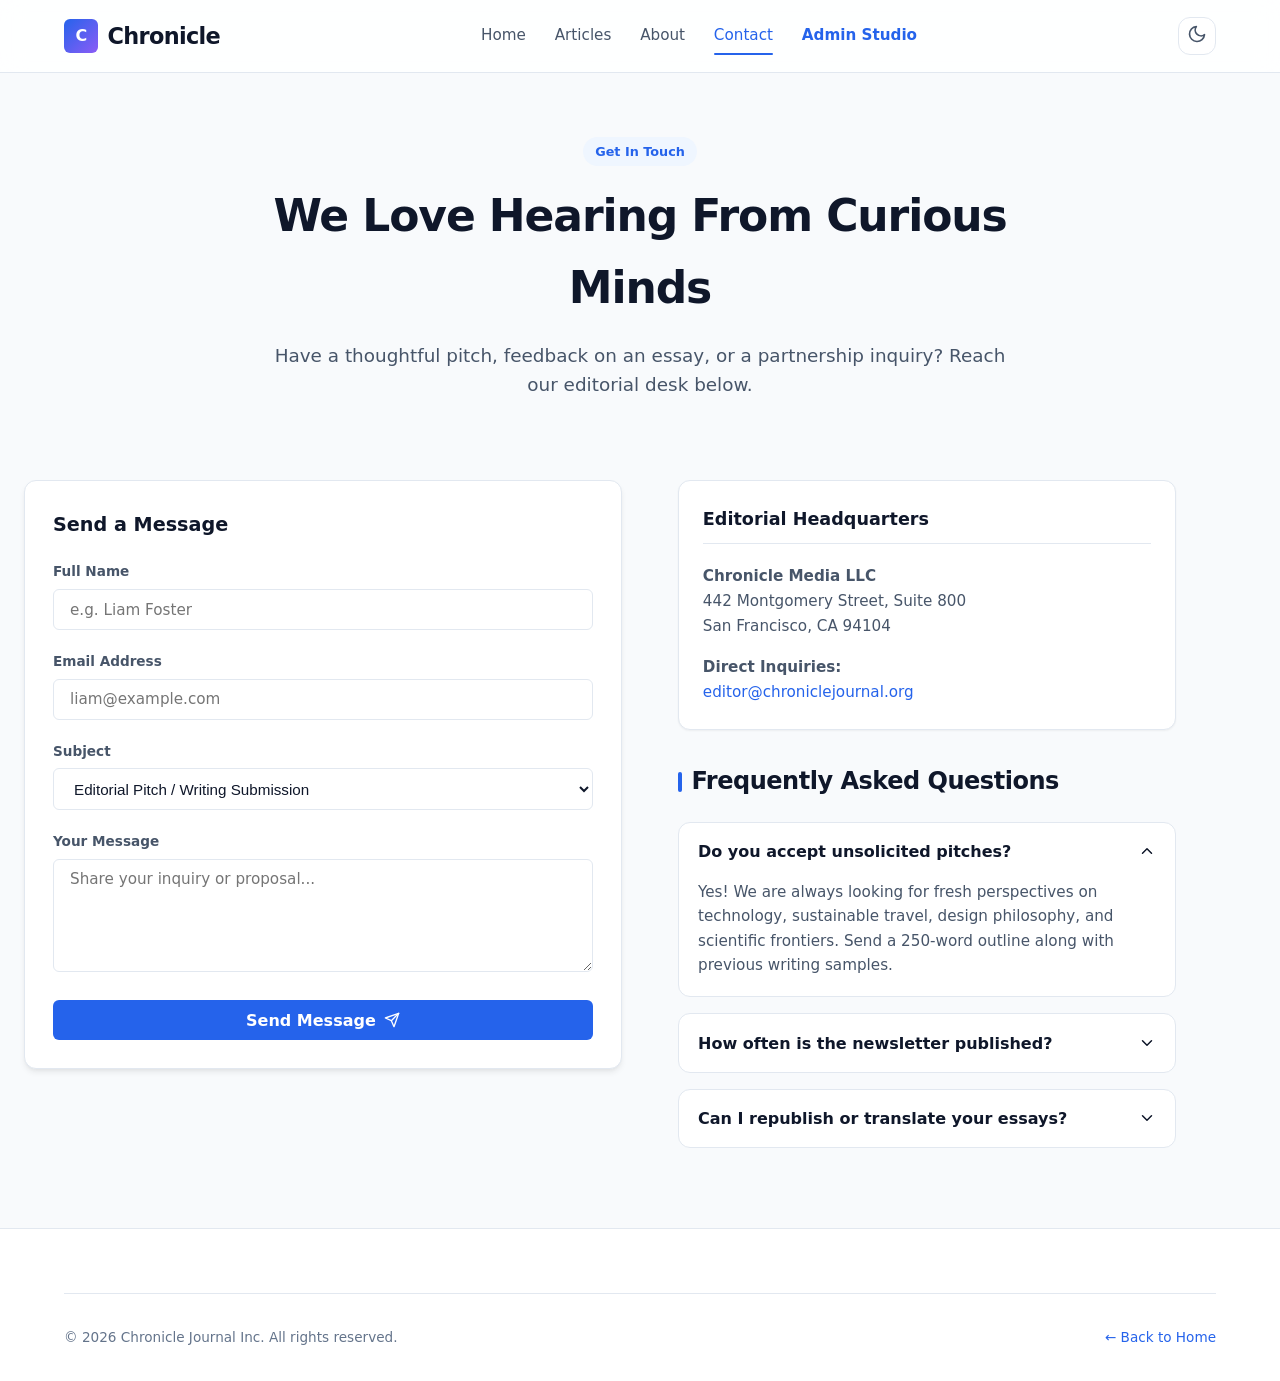
<file: contact.html>
<!DOCTYPE html>
<html lang="en" data-theme="light">
<head>
  <meta charset="UTF-8" />
  <meta name="viewport" content="width=device-width, initial-scale=1.0" />
  <title>Contact & Pitches — Chronicle</title>
  <link rel="stylesheet" href="css/style.css" />
</head>
<body>
  <!-- Header -->
  <header class="site-header">
    <div class="container header-inner">
      <a href="index.html" class="site-logo">
        <span class="logo-badge">C</span>
        <span>Chronicle</span>
      </a>

      <nav id="nav-menu" class="nav-menu">
        <a href="index.html" class="nav-link">Home</a>
        <a href="index.html#articles" class="nav-link">Articles</a>
        <a href="about.html" class="nav-link">About</a>
        <a href="contact.html" class="nav-link active">Contact</a>
        <a href="admin.html" class="nav-link" style="color: var(--accent); font-weight: 600;">Admin Studio</a>
      </nav>

      <div class="header-actions">
        <button id="theme-toggle" class="icon-btn" title="Toggle light/dark theme" aria-label="Toggle theme">
          <span class="theme-icon">
            <svg width="20" height="20" viewBox="0 0 24 24" fill="none" stroke="currentColor" stroke-width="2" stroke-linecap="round" stroke-linejoin="round">
              <path d="M21 12.79A9 9 0 1 1 11.21 3 7 7 0 0 0 21 12.79z"></path>
            </svg>
          </span>
        </button>

        <button id="mobile-menu-btn" class="icon-btn mobile-menu-toggle" aria-label="Toggle mobile menu">
          <svg width="20" height="20" viewBox="0 0 24 24" fill="none" stroke="currentColor" stroke-width="2" stroke-linecap="round" stroke-linejoin="round">
            <line x1="3" y1="12" x2="21" y2="12"></line>
            <line x1="3" y1="6" x2="21" y2="6"></line>
            <line x1="3" y1="18" x2="21" y2="18"></line>
          </svg>
        </button>
      </div>
    </div>
  </header>

  <main>
    <!-- Page Hero -->
    <section class="page-hero">
      <span class="category-badge">Get In Touch</span>
      <h1 class="page-hero-title">We Love Hearing From Curious Minds</h1>
      <p class="page-hero-subtitle">Have a thoughtful pitch, feedback on an essay, or a partnership inquiry? Reach our editorial desk below.</p>
    </section>

    <!-- Main Contact & FAQ Grid -->
    <div class="container contact-layout">
      <!-- Contact Form -->
      <div class="contact-form-container">
        <form id="contact-form" class="comment-form" style="box-shadow: var(--shadow-md);">
          <h3 class="form-title">Send a Message</h3>
          
          <div class="form-group">
            <label for="contact-name" class="form-label">Full Name</label>
            <input type="text" id="contact-name" class="form-input" placeholder="e.g. Liam Foster" required />
          </div>

          <div class="form-group">
            <label for="contact-email" class="form-label">Email Address</label>
            <input type="email" id="contact-email" class="form-input" placeholder="liam@example.com" required />
          </div>

          <div class="form-group">
            <label for="contact-subject" class="form-label">Subject</label>
            <select id="contact-subject" class="form-input">
              <option value="pitch">Editorial Pitch / Writing Submission</option>
              <option value="feedback">Reader Feedback or Correction</option>
              <option value="press">Press & Media Inquiries</option>
              <option value="other">General Inquiry</option>
            </select>
          </div>

          <div class="form-group">
            <label for="contact-message" class="form-label">Your Message</label>
            <textarea id="contact-message" class="form-textarea" rows="5" placeholder="Share your inquiry or proposal..." required></textarea>
          </div>

          <button type="submit" class="btn-primary" style="width: 100%;">
            <span>Send Message</span>
            <svg width="16" height="16" viewBox="0 0 24 24" fill="none" stroke="currentColor" stroke-width="2" stroke-linecap="round" stroke-linejoin="round">
              <line x1="22" y1="2" x2="11" y2="13"></line>
              <polygon points="22 2 15 22 11 13 2 9 22 2"></polygon>
            </svg>
          </button>
        </form>
      </div>

      <!-- FAQ & Details -->
      <div class="contact-sidebar" id="faq">
        <div class="widget" style="margin-bottom: 2rem;">
          <h3 class="widget-title">Editorial Headquarters</h3>
          <p style="color: var(--text-secondary); font-size: 0.95rem; margin-bottom: 1rem;">
            <strong>Chronicle Media LLC</strong><br />
            442 Montgomery Street, Suite 800<br />
            San Francisco, CA 94104
          </p>
          <p style="color: var(--text-secondary); font-size: 0.95rem;">
            <strong>Direct Inquiries:</strong><br />
            <a href="mailto:editor@chroniclejournal.org" style="color: var(--accent);">editor@chroniclejournal.org</a>
          </p>
        </div>

        <h3 class="section-title" style="margin-bottom: 1.25rem;">Frequently Asked Questions</h3>
        <div class="faq-accordion">
          <div class="faq-item open">
            <button class="faq-question">
              <span>Do you accept unsolicited pitches?</span>
              <svg width="18" height="18" viewBox="0 0 24 24" fill="none" stroke="currentColor" stroke-width="2" stroke-linecap="round" stroke-linejoin="round"><polyline points="6 9 12 15 18 9"></polyline></svg>
            </button>
            <div class="faq-answer">
              Yes! We are always looking for fresh perspectives on technology, sustainable travel, design philosophy, and scientific frontiers. Send a 250-word outline along with previous writing samples.
            </div>
          </div>

          <div class="faq-item">
            <button class="faq-question">
              <span>How often is the newsletter published?</span>
              <svg width="18" height="18" viewBox="0 0 24 24" fill="none" stroke="currentColor" stroke-width="2" stroke-linecap="round" stroke-linejoin="round"><polyline points="6 9 12 15 18 9"></polyline></svg>
            </button>
            <div class="faq-answer">
              Our Sunday Chronicle dispatch goes out every Sunday morning at 8:00 AM EST, featuring our handpicked long-form essays, reading recommendations, and cultural notes.
            </div>
          </div>

          <div class="faq-item">
            <button class="faq-question">
              <span>Can I republish or translate your essays?</span>
              <svg width="18" height="18" viewBox="0 0 24 24" fill="none" stroke="currentColor" stroke-width="2" stroke-linecap="round" stroke-linejoin="round"><polyline points="6 9 12 15 18 9"></polyline></svg>
            </button>
            <div class="faq-answer">
              Non-commercial republication with clear attribution and canonical linking is permitted under Creative Commons CC BY-NC-ND 4.0. For commercial licensing, contact our syndication desk.
            </div>
          </div>
        </div>
      </div>
    </div>
  </main>

  <!-- Scroll to Top Floating Button -->
  <button id="scroll-top-btn" class="scroll-top-btn" title="Back to top" aria-label="Back to top">
    <svg width="20" height="20" viewBox="0 0 24 24" fill="none" stroke="currentColor" stroke-width="2.5" stroke-linecap="round" stroke-linejoin="round">
      <polyline points="18 15 12 9 6 15"></polyline>
    </svg>
  </button>

  <!-- Footer -->
  <footer class="site-footer">
    <div class="container">
      <div class="footer-bottom">
        <p>© 2026 Chronicle Journal Inc. All rights reserved.</p>
        <p><a href="index.html" style="color: var(--accent); font-weight: 500;">← Back to Home</a></p>
      </div>
    </div>
  </footer>

  <script src="js/posts-data.js"></script>
  <script src="js/app.js"></script>
  <script>
    // Handle Contact Form Submit
    const contactForm = document.getElementById('contact-form');
    if (contactForm) {
      contactForm.addEventListener('submit', (e) => {
        e.preventDefault();
        showToast('Thank you! Your message has been sent to our editorial desk.');
        contactForm.reset();
      });
    }
  </script>
</body>
</html>
</file>
<file: css/style.css>
/* ==========================================================================
   CHRONICLE - MODERN BLOG DESIGN SYSTEM & STYLESHEET
   ========================================================================== */

/* --------------------------------------------------------------------------
   1. CSS Custom Properties / Color Tokens
   -------------------------------------------------------------------------- */
:root {
  /* Light Theme (Default) */
  --bg-primary: #f8fafc;
  --bg-secondary: #ffffff;
  --bg-card: #ffffff;
  --bg-elevated: #f1f5f9;
  --bg-input: #ffffff;
  --bg-tag: #e2e8f0;
  
  --text-primary: #0f172a;
  --text-secondary: #475569;
  --text-muted: #64748b;
  --text-light: #94a3b8;
  
  --border-color: #e2e8f0;
  --border-subtle: #cbd5e1;
  --border-focus: #3b82f6;

  --accent: #2563eb;
  --accent-hover: #1d4ed8;
  --accent-subtle: #eff6ff;
  --accent-glow: rgba(37, 99, 235, 0.15);
  
  --success: #10b981;
  --warning: #f59e0b;

  --shadow-sm: 0 1px 2px 0 rgba(0, 0, 0, 0.05);
  --shadow-md: 0 4px 6px -1px rgba(0, 0, 0, 0.08), 0 2px 4px -2px rgba(0, 0, 0, 0.05);
  --shadow-lg: 0 10px 25px -3px rgba(0, 0, 0, 0.08), 0 4px 6px -4px rgba(0, 0, 0, 0.04);
  --shadow-hover: 0 20px 25px -5px rgba(0, 0, 0, 0.1), 0 8px 10px -6px rgba(0, 0, 0, 0.05);

  --font-sans: system-ui, -apple-system, BlinkMacSystemFont, 'Segoe UI', Roboto, Helvetica, Arial, sans-serif;
  --font-serif: 'Georgia', Cambria, 'Times New Roman', Times, serif;
  --font-mono: ui-monospace, SFMono-Regular, Menlo, Monaco, Consolas, monospace;

  --radius-sm: 6px;
  --radius-md: 12px;
  --radius-lg: 18px;
  --radius-full: 9999px;

  --transition-fast: 0.15s ease;
  --transition-normal: 0.25s ease;
}

[data-theme="dark"] {
  --bg-primary: #0b0f17;
  --bg-secondary: #111827;
  --bg-card: #141c2e;
  --bg-elevated: #1e293b;
  --bg-input: #1b2438;
  --bg-tag: #243048;

  --text-primary: #f8fafc;
  --text-secondary: #cbd5e1;
  --text-muted: #94a3b8;
  --text-light: #64748b;

  --border-color: #1e293b;
  --border-subtle: #334155;
  --border-focus: #60a5fa;

  --accent: #3b82f6;
  --accent-hover: #60a5fa;
  --accent-subtle: rgba(59, 130, 246, 0.15);
  --accent-glow: rgba(59, 130, 246, 0.25);

  --shadow-sm: 0 1px 2px 0 rgba(0, 0, 0, 0.4);
  --shadow-md: 0 4px 6px -1px rgba(0, 0, 0, 0.5);
  --shadow-lg: 0 10px 25px -3px rgba(0, 0, 0, 0.6);
  --shadow-hover: 0 20px 25px -5px rgba(0, 0, 0, 0.7);
}

/* --------------------------------------------------------------------------
   2. Reset & Base Typography
   -------------------------------------------------------------------------- */
*, *::before, *::after {
  box-sizing: border-box;
  margin: 0;
  padding: 0;
}

html {
  font-size: 16px;
  scroll-behavior: smooth;
}

body {
  font-family: var(--font-sans);
  background-color: var(--bg-primary);
  color: var(--text-primary);
  line-height: 1.65;
  min-height: 100vh;
  display: flex;
  flex-direction: column;
  transition: background-color var(--transition-normal), color var(--transition-normal);
  -webkit-font-smoothing: antialiased;
}

a {
  color: inherit;
  text-decoration: none;
  transition: color var(--transition-fast);
}

img {
  max-width: 100%;
  height: auto;
  display: block;
}

button, input, textarea {
  font-family: inherit;
  font-size: inherit;
  color: inherit;
}

/* Container */
.container {
  width: 100%;
  max-width: 1200px;
  margin-left: auto;
  margin-right: auto;
  padding-left: 1.5rem;
  padding-right: 1.5rem;
}

/* --------------------------------------------------------------------------
   3. Header & Navigation
   -------------------------------------------------------------------------- */
.reading-progress-container {
  position: fixed;
  top: 0;
  left: 0;
  width: 100%;
  height: 4px;
  background: transparent;
  z-index: 1001;
}

.reading-progress-bar {
  height: 100%;
  width: 0%;
  background: linear-gradient(90deg, var(--accent), #ec4899);
  transition: width 0.1s linear;
}

.site-header {
  position: sticky;
  top: 0;
  background: rgba(255, 255, 255, 0.85);
  backdrop-filter: blur(12px);
  -webkit-backdrop-filter: blur(12px);
  border-bottom: 1px solid var(--border-color);
  z-index: 1000;
  transition: background-color var(--transition-normal), border-color var(--transition-normal);
}

[data-theme="dark"] .site-header {
  background: rgba(11, 15, 23, 0.85);
}

.header-inner {
  display: flex;
  align-items: center;
  justify-content: space-between;
  height: 72px;
}

/* Logo */
.site-logo {
  display: flex;
  align-items: center;
  gap: 0.6rem;
  font-size: 1.4rem;
  font-weight: 800;
  letter-spacing: -0.03em;
  color: var(--text-primary);
}

.logo-badge {
  display: inline-flex;
  align-items: center;
  justify-content: center;
  width: 34px;
  height: 34px;
  background: linear-gradient(135deg, var(--accent), #8b5cf6);
  color: white;
  border-radius: var(--radius-sm);
  font-weight: 900;
  font-size: 1rem;
}

/* Nav Links */
.nav-menu {
  display: flex;
  align-items: center;
  gap: 1.8rem;
  list-style: none;
}

.nav-link {
  font-size: 0.95rem;
  font-weight: 500;
  color: var(--text-secondary);
  position: relative;
  padding: 0.4rem 0;
}

.nav-link:hover, .nav-link.active {
  color: var(--accent);
}

.nav-link.active::after {
  content: '';
  position: absolute;
  bottom: 0;
  left: 0;
  right: 0;
  height: 2px;
  background-color: var(--accent);
  border-radius: var(--radius-full);
}

/* Header Actions */
.header-actions {
  display: flex;
  align-items: center;
  gap: 0.9rem;
}

.icon-btn {
  background: var(--bg-card);
  border: 1px solid var(--border-color);
  color: var(--text-secondary);
  width: 38px;
  height: 38px;
  border-radius: var(--radius-md);
  display: inline-flex;
  align-items: center;
  justify-content: center;
  cursor: pointer;
  transition: all var(--transition-fast);
}

.icon-btn:hover {
  color: var(--text-primary);
  border-color: var(--border-subtle);
  background: var(--bg-elevated);
}

.mobile-menu-toggle {
  display: none;
}

/* --------------------------------------------------------------------------
   4. Hero Spotlight Section
   -------------------------------------------------------------------------- */
.hero-section {
  padding: 2.5rem 0 1.5rem;
}

.hero-card {
  background: var(--bg-card);
  border: 1px solid var(--border-color);
  border-radius: var(--radius-lg);
  overflow: hidden;
  display: grid;
  grid-template-columns: 1.2fr 1fr;
  box-shadow: var(--shadow-md);
  transition: box-shadow var(--transition-normal), transform var(--transition-normal);
}

.hero-card:hover {
  box-shadow: var(--shadow-hover);
}

.hero-img-wrap {
  position: relative;
  overflow: hidden;
  min-height: 380px;
}

.hero-img-wrap img {
  width: 100%;
  height: 100%;
  object-fit: cover;
  transition: transform 0.6s cubic-bezier(0.16, 1, 0.3, 1);
}

.hero-card:hover .hero-img-wrap img {
  transform: scale(1.03);
}

.hero-content {
  padding: 2.75rem;
  display: flex;
  flex-direction: column;
  justify-content: center;
}

.featured-pill {
  display: inline-flex;
  align-items: center;
  gap: 0.4rem;
  font-size: 0.75rem;
  text-transform: uppercase;
  letter-spacing: 0.08em;
  font-weight: 700;
  color: #ea580c;
  background: #ffedd5;
  padding: 0.25rem 0.65rem;
  border-radius: var(--radius-full);
  margin-bottom: 1rem;
  width: fit-content;
}

[data-theme="dark"] .featured-pill {
  color: #fdba74;
  background: rgba(234, 88, 12, 0.2);
}

.category-badge {
  display: inline-block;
  font-size: 0.8rem;
  font-weight: 600;
  padding: 0.25rem 0.75rem;
  border-radius: var(--radius-full);
  background: var(--accent-subtle);
  color: var(--accent);
  margin-bottom: 0.85rem;
  width: fit-content;
}

.hero-title {
  font-size: clamp(1.6rem, 2.5vw, 2.25rem);
  font-weight: 800;
  line-height: 1.25;
  letter-spacing: -0.02em;
  margin-bottom: 1rem;
  color: var(--text-primary);
}

.hero-title a:hover {
  color: var(--accent);
}

.hero-excerpt {
  font-size: 1.05rem;
  color: var(--text-secondary);
  line-height: 1.6;
  margin-bottom: 1.75rem;
}

/* Post Metadata */
.post-meta {
  display: flex;
  align-items: center;
  gap: 0.8rem;
  font-size: 0.875rem;
  color: var(--text-muted);
}

.author-avatar {
  width: 40px;
  height: 40px;
  border-radius: 50%;
  object-fit: cover;
}

.author-info {
  display: flex;
  flex-direction: column;
}

.author-name {
  font-weight: 600;
  color: var(--text-primary);
}

.meta-details {
  display: flex;
  align-items: center;
  gap: 0.5rem;
  font-size: 0.8rem;
}

.meta-dot {
  opacity: 0.6;
}

/* --------------------------------------------------------------------------
   5. Search & Category Filters
   -------------------------------------------------------------------------- */
.filter-section {
  padding: 1.5rem 0;
  border-bottom: 1px solid var(--border-color);
  margin-bottom: 2.5rem;
}

.filter-wrapper {
  display: flex;
  align-items: center;
  justify-content: space-between;
  flex-wrap: wrap;
  gap: 1.25rem;
}

.category-nav {
  display: flex;
  align-items: center;
  gap: 0.5rem;
  flex-wrap: wrap;
}

.category-tab {
  background: var(--bg-card);
  border: 1px solid var(--border-color);
  color: var(--text-secondary);
  padding: 0.45rem 1rem;
  border-radius: var(--radius-full);
  font-size: 0.875rem;
  font-weight: 500;
  cursor: pointer;
  transition: all var(--transition-fast);
}

.category-tab:hover {
  color: var(--text-primary);
  border-color: var(--border-subtle);
  background: var(--bg-elevated);
}

.category-tab.active {
  background: var(--accent);
  color: #ffffff;
  border-color: var(--accent);
  box-shadow: 0 4px 12px var(--accent-glow);
}

/* Search Box */
.search-box {
  position: relative;
  min-width: 280px;
  max-width: 340px;
  flex-grow: 1;
}

.search-box svg {
  position: absolute;
  left: 0.9rem;
  top: 50%;
  transform: translateY(-50%);
  color: var(--text-muted);
  pointer-events: none;
}

.search-input {
  width: 100%;
  padding: 0.55rem 1rem 0.55rem 2.4rem;
  border-radius: var(--radius-full);
  background: var(--bg-input);
  border: 1px solid var(--border-color);
  color: var(--text-primary);
  font-size: 0.9rem;
  outline: none;
  transition: border-color var(--transition-fast), box-shadow var(--transition-fast);
}

.search-input:focus {
  border-color: var(--border-focus);
  box-shadow: 0 0 0 3px var(--accent-glow);
}

/* --------------------------------------------------------------------------
   6. Main Content Layout (Grid + Sidebar)
   -------------------------------------------------------------------------- */
.main-layout {
  display: grid;
  grid-template-columns: 2.2fr 1fr;
  gap: 3rem;
  padding-bottom: 4rem;
}

.section-header {
  display: flex;
  align-items: center;
  justify-content: space-between;
  margin-bottom: 1.5rem;
}

.section-title {
  font-size: 1.5rem;
  font-weight: 800;
  letter-spacing: -0.02em;
  color: var(--text-primary);
  display: flex;
  align-items: center;
  gap: 0.6rem;
}

.section-title::before {
  content: '';
  display: inline-block;
  width: 4px;
  height: 20px;
  background: var(--accent);
  border-radius: 2px;
}

/* Article Cards Grid */
.posts-grid {
  display: grid;
  grid-template-columns: repeat(2, 1fr);
  gap: 1.75rem;
}

.post-card {
  background: var(--bg-card);
  border: 1px solid var(--border-color);
  border-radius: var(--radius-md);
  overflow: hidden;
  display: flex;
  flex-direction: column;
  box-shadow: var(--shadow-sm);
  transition: transform var(--transition-normal), box-shadow var(--transition-normal), border-color var(--transition-normal);
}

.post-card:hover {
  transform: translateY(-4px);
  box-shadow: var(--shadow-hover);
  border-color: var(--border-subtle);
}

.card-img-wrap {
  position: relative;
  aspect-ratio: 16 / 10;
  overflow: hidden;
}

.card-img-wrap img {
  width: 100%;
  height: 100%;
  object-fit: cover;
  transition: transform 0.5s ease;
}

.post-card:hover .card-img-wrap img {
  transform: scale(1.04);
}

.card-bookmark-btn {
  position: absolute;
  top: 0.8rem;
  right: 0.8rem;
  background: rgba(15, 23, 42, 0.65);
  backdrop-filter: blur(4px);
  color: #ffffff;
  border: none;
  width: 32px;
  height: 32px;
  border-radius: 50%;
  display: flex;
  align-items: center;
  justify-content: center;
  cursor: pointer;
  transition: all var(--transition-fast);
}

.card-bookmark-btn:hover {
  background: rgba(15, 23, 42, 0.9);
  transform: scale(1.1);
}

.card-bookmark-btn.bookmarked {
  color: #f59e0b;
  background: rgba(15, 23, 42, 0.9);
}

.card-body {
  padding: 1.4rem;
  display: flex;
  flex-direction: column;
  flex-grow: 1;
}

.card-title {
  font-size: 1.2rem;
  font-weight: 700;
  line-height: 1.35;
  margin: 0.6rem 0 0.6rem;
  color: var(--text-primary);
}

.card-title a:hover {
  color: var(--accent);
}

.card-excerpt {
  font-size: 0.92rem;
  color: var(--text-secondary);
  line-height: 1.55;
  margin-bottom: 1.25rem;
  flex-grow: 1;
  display: -webkit-box;
  -webkit-line-clamp: 3;
  -webkit-box-orient: vertical;
  overflow: hidden;
}

.card-footer {
  display: flex;
  align-items: center;
  justify-content: space-between;
  padding-top: 1rem;
  border-top: 1px solid var(--border-color);
}

.card-author {
  display: flex;
  align-items: center;
  gap: 0.6rem;
}

.card-author img {
  width: 30px;
  height: 30px;
  border-radius: 50%;
  object-fit: cover;
}

.card-author-name {
  font-size: 0.825rem;
  font-weight: 600;
  color: var(--text-primary);
}

.card-date {
  font-size: 0.775rem;
  color: var(--text-muted);
}

/* Empty State */
.empty-state {
  grid-column: 1 / -1;
  text-align: center;
  padding: 4rem 2rem;
  background: var(--bg-card);
  border: 1px dashed var(--border-color);
  border-radius: var(--radius-md);
}

.empty-state h3 {
  font-size: 1.25rem;
  margin-bottom: 0.5rem;
}

.empty-state p {
  color: var(--text-muted);
}

/* --------------------------------------------------------------------------
   7. Sidebar Widgets
   -------------------------------------------------------------------------- */
.sidebar {
  display: flex;
  flex-direction: column;
  gap: 2rem;
}

.widget {
  background: var(--bg-card);
  border: 1px solid var(--border-color);
  border-radius: var(--radius-md);
  padding: 1.5rem;
  box-shadow: var(--shadow-sm);
}

.widget-title {
  font-size: 1.1rem;
  font-weight: 700;
  margin-bottom: 1.2rem;
  padding-bottom: 0.6rem;
  border-bottom: 1px solid var(--border-color);
  color: var(--text-primary);
  display: flex;
  align-items: center;
  justify-content: space-between;
}

/* Trending List */
.trending-list {
  list-style: none;
  display: flex;
  flex-direction: column;
  gap: 1rem;
}

.trending-item {
  display: flex;
  gap: 1rem;
  align-items: flex-start;
}

.trending-num {
  font-size: 1.3rem;
  font-weight: 800;
  color: var(--accent);
  opacity: 0.8;
  line-height: 1;
  min-width: 24px;
}

.trending-text h4 {
  font-size: 0.92rem;
  font-weight: 600;
  line-height: 1.35;
  margin-bottom: 0.3rem;
}

.trending-text h4 a:hover {
  color: var(--accent);
}

.trending-text span {
  font-size: 0.775rem;
  color: var(--text-muted);
}

/* Tags Cloud */
.tags-cloud {
  display: flex;
  flex-wrap: wrap;
  gap: 0.5rem;
}

.tag-badge {
  background: var(--bg-tag);
  color: var(--text-secondary);
  font-size: 0.8rem;
  font-weight: 500;
  padding: 0.3rem 0.75rem;
  border-radius: var(--radius-full);
  transition: all var(--transition-fast);
  cursor: pointer;
}

.tag-badge:hover {
  background: var(--accent);
  color: #ffffff;
}

/* Newsletter Box */
.newsletter-widget {
  background: linear-gradient(135deg, rgba(37, 99, 235, 0.08), rgba(139, 92, 246, 0.08));
  border: 1px solid rgba(37, 99, 235, 0.2);
}

.newsletter-widget h3 {
  font-size: 1.15rem;
  font-weight: 700;
  margin-bottom: 0.5rem;
}

.newsletter-widget p {
  font-size: 0.875rem;
  color: var(--text-secondary);
  margin-bottom: 1.25rem;
}

.newsletter-form {
  display: flex;
  flex-direction: column;
  gap: 0.6rem;
}

.newsletter-input {
  width: 100%;
  padding: 0.65rem 1rem;
  border-radius: var(--radius-sm);
  background: var(--bg-input);
  border: 1px solid var(--border-color);
  font-size: 0.9rem;
  outline: none;
}

.newsletter-input:focus {
  border-color: var(--border-focus);
}

.btn-primary {
  display: inline-flex;
  align-items: center;
  justify-content: center;
  gap: 0.5rem;
  background: var(--accent);
  color: #ffffff;
  border: none;
  font-weight: 600;
  padding: 0.65rem 1.25rem;
  border-radius: var(--radius-sm);
  cursor: pointer;
  transition: background var(--transition-fast), transform var(--transition-fast);
}

.btn-primary:hover {
  background: var(--accent-hover);
  transform: translateY(-1px);
}

/* --------------------------------------------------------------------------
   8. Single Post Page Layout
   -------------------------------------------------------------------------- */
.post-header-section {
  padding: 3rem 0 1.5rem;
  max-width: 820px;
  margin: 0 auto;
  text-align: center;
}

.breadcrumbs {
  display: flex;
  align-items: center;
  justify-content: center;
  gap: 0.5rem;
  font-size: 0.85rem;
  color: var(--text-muted);
  margin-bottom: 1.25rem;
}

.breadcrumbs a:hover {
  color: var(--accent);
}

.post-full-title {
  font-size: clamp(2rem, 3.5vw, 3rem);
  font-weight: 800;
  line-height: 1.2;
  letter-spacing: -0.025em;
  margin-bottom: 1.25rem;
  color: var(--text-primary);
}

.post-meta-centered {
  display: flex;
  align-items: center;
  justify-content: center;
  gap: 1.25rem;
  flex-wrap: wrap;
  margin-top: 1.5rem;
}

.post-cover-wrap {
  max-width: 1000px;
  margin: 1.5rem auto 3rem;
}

.post-cover-img {
  width: 100%;
  max-height: 520px;
  object-fit: cover;
  border-radius: var(--radius-lg);
  box-shadow: var(--shadow-lg);
}

.cover-caption {
  font-size: 0.85rem;
  color: var(--text-muted);
  text-align: center;
  margin-top: 0.75rem;
  font-style: italic;
}

/* Article Body Layout */
.post-body-layout {
  display: grid;
  grid-template-columns: 240px 1fr;
  gap: 3.5rem;
  max-width: 1040px;
  margin: 0 auto;
  padding-bottom: 4rem;
}

.post-sidebar-sticky {
  position: sticky;
  top: 96px;
  height: fit-content;
  display: flex;
  flex-direction: column;
  gap: 1.5rem;
}

.toc-card {
  background: var(--bg-card);
  border: 1px solid var(--border-color);
  border-radius: var(--radius-md);
  padding: 1.25rem;
}

.toc-title {
  font-size: 0.9rem;
  text-transform: uppercase;
  letter-spacing: 0.05em;
  font-weight: 700;
  color: var(--text-muted);
  margin-bottom: 0.85rem;
}

.toc-list {
  list-style: none;
  display: flex;
  flex-direction: column;
  gap: 0.6rem;
  font-size: 0.875rem;
}

.toc-list a {
  color: var(--text-secondary);
  display: block;
  padding: 0.2rem 0;
  border-left: 2px solid transparent;
  padding-left: 0.6rem;
}

.toc-list a:hover, .toc-list a.active {
  color: var(--accent);
  border-left-color: var(--accent);
}

.share-stack {
  display: flex;
  flex-direction: column;
  gap: 0.5rem;
}

.share-btn {
  display: flex;
  align-items: center;
  gap: 0.6rem;
  background: var(--bg-card);
  border: 1px solid var(--border-color);
  padding: 0.5rem 0.85rem;
  border-radius: var(--radius-sm);
  font-size: 0.825rem;
  font-weight: 500;
  color: var(--text-secondary);
  cursor: pointer;
  transition: all var(--transition-fast);
}

.share-btn:hover {
  background: var(--bg-elevated);
  color: var(--text-primary);
  border-color: var(--border-subtle);
}

/* Article Prose Typography */
.article-prose {
  font-size: 1.125rem;
  line-height: 1.8;
  color: var(--text-primary);
}

.article-prose p {
  margin-bottom: 1.5rem;
}

.article-prose .lead {
  font-size: 1.3rem;
  font-weight: 400;
  line-height: 1.6;
  color: var(--text-secondary);
  border-bottom: 1px solid var(--border-color);
  padding-bottom: 1.5rem;
  margin-bottom: 2rem;
}

.article-prose h2 {
  font-size: 1.65rem;
  font-weight: 700;
  letter-spacing: -0.02em;
  margin: 2.25rem 0 1rem;
  color: var(--text-primary);
  scroll-margin-top: 90px;
}

.article-prose h3 {
  font-size: 1.35rem;
  font-weight: 600;
  margin: 1.75rem 0 0.75rem;
}

.article-prose blockquote {
  border-left: 4px solid var(--accent);
  padding: 1.25rem 1.5rem;
  margin: 2rem 0;
  background: var(--bg-card);
  border-radius: 0 var(--radius-sm) var(--radius-sm) 0;
  font-style: italic;
  font-family: var(--font-serif);
  font-size: 1.2rem;
  color: var(--text-secondary);
}

.article-prose blockquote cite {
  display: block;
  font-size: 0.875rem;
  font-family: var(--font-sans);
  font-style: normal;
  color: var(--text-muted);
  margin-top: 0.5rem;
}

.article-prose ul, .article-prose ol {
  margin: 1.25rem 0 1.5rem 1.5rem;
}

.article-prose li {
  margin-bottom: 0.5rem;
}

.callout-box {
  background: var(--bg-elevated);
  border-left: 4px solid var(--accent);
  border-radius: var(--radius-sm);
  padding: 1.5rem;
  margin: 2rem 0;
}

.callout-box h4 {
  font-size: 1.05rem;
  margin-bottom: 0.75rem;
  color: var(--accent);
}

.callout-box ul {
  margin: 0 0 0 1.25rem;
}

/* Post Tags & Author Box */
.post-tags-row {
  display: flex;
  gap: 0.5rem;
  flex-wrap: wrap;
  padding: 2rem 0;
  border-top: 1px solid var(--border-color);
  border-bottom: 1px solid var(--border-color);
  margin-top: 3rem;
}

.author-bio-box {
  display: flex;
  gap: 1.5rem;
  background: var(--bg-card);
  border: 1px solid var(--border-color);
  border-radius: var(--radius-md);
  padding: 1.75rem;
  margin: 2.5rem 0;
}

.author-bio-avatar {
  width: 72px;
  height: 72px;
  border-radius: 50%;
  object-fit: cover;
  flex-shrink: 0;
}

.author-bio-info h4 {
  font-size: 1.15rem;
  font-weight: 700;
  margin-bottom: 0.25rem;
}

.author-bio-role {
  font-size: 0.85rem;
  color: var(--accent);
  font-weight: 500;
  margin-bottom: 0.6rem;
}

.author-bio-desc {
  font-size: 0.95rem;
  color: var(--text-secondary);
  line-height: 1.5;
}

/* --------------------------------------------------------------------------
   9. Comments Section
   -------------------------------------------------------------------------- */
.comments-section {
  margin-top: 3rem;
  padding-top: 2.5rem;
  border-top: 1px solid var(--border-color);
}

.comments-header {
  display: flex;
  align-items: center;
  justify-content: space-between;
  margin-bottom: 2rem;
}

.comments-list {
  display: flex;
  flex-direction: column;
  gap: 1.5rem;
  margin-bottom: 2.5rem;
}

.comment-item {
  display: flex;
  gap: 1rem;
  background: var(--bg-card);
  border: 1px solid var(--border-color);
  border-radius: var(--radius-md);
  padding: 1.25rem;
}

.comment-avatar {
  width: 44px;
  height: 44px;
  border-radius: 50%;
  object-fit: cover;
  flex-shrink: 0;
}

.comment-content {
  flex-grow: 1;
}

.comment-meta {
  display: flex;
  align-items: center;
  gap: 0.75rem;
  margin-bottom: 0.4rem;
}

.comment-author-name {
  font-weight: 600;
  font-size: 0.95rem;
  color: var(--text-primary);
}

.comment-date {
  font-size: 0.8rem;
  color: var(--text-muted);
}

.comment-text {
  font-size: 0.95rem;
  color: var(--text-secondary);
  line-height: 1.5;
}

/* Comment Form */
.comment-form {
  background: var(--bg-card);
  border: 1px solid var(--border-color);
  border-radius: var(--radius-md);
  padding: 1.75rem;
}

.form-title {
  font-size: 1.2rem;
  font-weight: 700;
  margin-bottom: 1.25rem;
}

.form-group {
  margin-bottom: 1.25rem;
}

.form-label {
  display: block;
  font-size: 0.85rem;
  font-weight: 600;
  margin-bottom: 0.4rem;
  color: var(--text-secondary);
}

.form-input, .form-textarea {
  width: 100%;
  padding: 0.65rem 1rem;
  border-radius: var(--radius-sm);
  background: var(--bg-input);
  border: 1px solid var(--border-color);
  color: var(--text-primary);
  font-size: 0.95rem;
  outline: none;
  transition: border-color var(--transition-fast);
}

.form-input:focus, .form-textarea:focus {
  border-color: var(--border-focus);
}

.form-textarea {
  resize: vertical;
  min-height: 110px;
}

/* --------------------------------------------------------------------------
   10. About & Contact Pages
   -------------------------------------------------------------------------- */
.page-hero {
  padding: 4rem 0 2rem;
  text-align: center;
  max-width: 760px;
  margin: 0 auto;
}

.page-hero-title {
  font-size: clamp(2rem, 3.5vw, 2.75rem);
  font-weight: 800;
  letter-spacing: -0.025em;
  margin-bottom: 1rem;
}

.page-hero-subtitle {
  font-size: 1.15rem;
  color: var(--text-secondary);
  line-height: 1.6;
}

.about-grid {
  display: grid;
  grid-template-columns: repeat(3, 1fr);
  gap: 2rem;
  margin: 3rem 0;
}

.stat-card {
  background: var(--bg-card);
  border: 1px solid var(--border-color);
  border-radius: var(--radius-md);
  padding: 2rem;
  text-align: center;
}

.stat-num {
  font-size: 2.75rem;
  font-weight: 800;
  color: var(--accent);
  line-height: 1;
  margin-bottom: 0.5rem;
}

.stat-label {
  color: var(--text-muted);
  font-weight: 600;
  font-size: 0.95rem;
}

.team-grid {
  display: grid;
  grid-template-columns: repeat(3, 1fr);
  gap: 2rem;
  margin: 3rem 0 5rem;
}

.team-card {
  background: var(--bg-card);
  border: 1px solid var(--border-color);
  border-radius: var(--radius-md);
  padding: 1.75rem;
  text-align: center;
  display: flex;
  flex-direction: column;
  align-items: center;
}

.team-avatar {
  width: 90px;
  height: 90px;
  border-radius: 50%;
  object-fit: cover;
  margin-bottom: 1rem;
  border: 3px solid var(--border-color);
}

.team-name {
  font-size: 1.1rem;
  font-weight: 700;
  margin-bottom: 0.2rem;
}

.team-role {
  color: var(--accent);
  font-size: 0.85rem;
  font-weight: 500;
  margin-bottom: 0.75rem;
}

.team-bio {
  font-size: 0.875rem;
  color: var(--text-secondary);
  line-height: 1.5;
}

/* Contact Layout */
.contact-layout {
  display: grid;
  grid-template-columns: 1.2fr 1fr;
  gap: 3.5rem;
  margin: 3rem 0 5rem;
}

.faq-accordion {
  display: flex;
  flex-direction: column;
  gap: 1rem;
}

.faq-item {
  background: var(--bg-card);
  border: 1px solid var(--border-color);
  border-radius: var(--radius-md);
  overflow: hidden;
}

.faq-question {
  width: 100%;
  padding: 1.2rem;
  display: flex;
  align-items: center;
  justify-content: space-between;
  background: none;
  border: none;
  text-align: left;
  font-size: 1rem;
  font-weight: 600;
  cursor: pointer;
  color: var(--text-primary);
}

.faq-question svg {
  transition: transform var(--transition-fast);
}

.faq-item.open .faq-question svg {
  transform: rotate(180deg);
}

.faq-answer {
  max-height: 0;
  overflow: hidden;
  transition: max-height 0.3s ease, padding 0.3s ease;
  padding: 0 1.2rem;
  color: var(--text-secondary);
  font-size: 0.95rem;
  line-height: 1.6;
}

.faq-item.open .faq-answer {
  max-height: 200px;
  padding: 0 1.2rem 1.2rem;
}

/* --------------------------------------------------------------------------
   11. Toast Notifications & Floating Scroll Top
   -------------------------------------------------------------------------- */
.toast {
  position: fixed;
  bottom: 2rem;
  right: 2rem;
  background: #0f172a;
  color: #ffffff;
  padding: 0.85rem 1.4rem;
  border-radius: var(--radius-md);
  box-shadow: var(--shadow-lg);
  font-size: 0.9rem;
  font-weight: 500;
  display: flex;
  align-items: center;
  gap: 0.6rem;
  transform: translateY(100px);
  opacity: 0;
  transition: all 0.3s cubic-bezier(0.16, 1, 0.3, 1);
  z-index: 2000;
}

.toast.show {
  transform: translateY(0);
  opacity: 1;
}

.scroll-top-btn {
  position: fixed;
  bottom: 2rem;
  right: 2rem;
  width: 44px;
  height: 44px;
  background: var(--accent);
  color: #ffffff;
  border: none;
  border-radius: 50%;
  display: flex;
  align-items: center;
  justify-content: center;
  cursor: pointer;
  box-shadow: var(--shadow-md);
  opacity: 0;
  pointer-events: none;
  transform: translateY(20px);
  transition: all var(--transition-fast);
  z-index: 999;
}

.scroll-top-btn.visible {
  opacity: 1;
  pointer-events: auto;
  transform: translateY(0);
}

.scroll-top-btn:hover {
  background: var(--accent-hover);
  transform: translateY(-3px);
}

/* --------------------------------------------------------------------------
   12. Footer
   -------------------------------------------------------------------------- */
.site-footer {
  margin-top: auto;
  background: var(--bg-card);
  border-top: 1px solid var(--border-color);
  padding: 4rem 0 2rem;
}

.footer-grid {
  display: grid;
  grid-template-columns: 2fr 1fr 1fr 1fr;
  gap: 3rem;
  margin-bottom: 3rem;
}

.footer-brand p {
  color: var(--text-secondary);
  font-size: 0.925rem;
  margin: 1rem 0 1.5rem;
  max-width: 320px;
}

.social-links {
  display: flex;
  gap: 0.8rem;
}

.social-link {
  width: 36px;
  height: 36px;
  background: var(--bg-elevated);
  border: 1px solid var(--border-color);
  border-radius: 50%;
  display: flex;
  align-items: center;
  justify-content: center;
  color: var(--text-secondary);
  transition: all var(--transition-fast);
}

.social-link:hover {
  background: var(--accent);
  color: #ffffff;
  border-color: var(--accent);
}

.footer-col h4 {
  font-size: 0.95rem;
  font-weight: 700;
  margin-bottom: 1.25rem;
  color: var(--text-primary);
}

.footer-links {
  list-style: none;
  display: flex;
  flex-direction: column;
  gap: 0.65rem;
}

.footer-links a {
  font-size: 0.9rem;
  color: var(--text-secondary);
}

.footer-links a:hover {
  color: var(--accent);
}

.footer-bottom {
  padding-top: 2rem;
  border-top: 1px solid var(--border-color);
  display: flex;
  align-items: center;
  justify-content: space-between;
  font-size: 0.85rem;
  color: var(--text-muted);
}

/* --------------------------------------------------------------------------
   13. Responsive Media Queries
   -------------------------------------------------------------------------- */
@media (max-width: 992px) {
  .hero-card {
    grid-template-columns: 1fr;
  }
  
  .hero-img-wrap {
    min-height: 280px;
  }

  .main-layout {
    grid-template-columns: 1fr;
  }

  .post-body-layout {
    grid-template-columns: 1fr;
  }

  .post-sidebar-sticky {
    position: static;
  }

  .footer-grid {
    grid-template-columns: 1fr 1fr;
  }

  .contact-layout {
    grid-template-columns: 1fr;
  }

  .about-grid, .team-grid {
    grid-template-columns: 1fr;
  }
}

@media (max-width: 768px) {
  .header-inner {
    height: 64px;
  }

  .nav-menu {
    position: fixed;
    top: 64px;
    left: 0;
    width: 100%;
    background: var(--bg-card);
    flex-direction: column;
    align-items: flex-start;
    padding: 1.5rem 2rem;
    gap: 1.2rem;
    border-bottom: 1px solid var(--border-color);
    box-shadow: var(--shadow-lg);
    transform: translateY(-150%);
    transition: transform var(--transition-normal);
    z-index: 999;
  }

  .nav-menu.open {
    transform: translateY(0);
  }

  .mobile-menu-toggle {
    display: inline-flex;
  }

  .posts-grid {
    grid-template-columns: 1fr;
  }

  .filter-wrapper {
    flex-direction: column;
    align-items: stretch;
  }

  .search-box {
    max-width: 100%;
  }

  .footer-grid {
    grid-template-columns: 1fr;
    gap: 2rem;
  }

  .footer-bottom {
    flex-direction: column;
    gap: 0.75rem;
    text-align: center;
  }
}

/* --------------------------------------------------------------------------
   14. Admin Dashboard Styles
   -------------------------------------------------------------------------- */
.admin-header {
  background: var(--bg-card);
  border-bottom: 1px solid var(--border-color);
  padding: 1.25rem 0;
  margin-bottom: 2rem;
}

.admin-header-inner {
  display: flex;
  align-items: center;
  justify-content: space-between;
  flex-wrap: wrap;
  gap: 1rem;
}

.admin-badge {
  background: #f59e0b;
  color: #000;
  font-size: 0.75rem;
  font-weight: 800;
  padding: 0.2rem 0.6rem;
  border-radius: var(--radius-full);
  text-transform: uppercase;
  margin-left: 0.5rem;
}

.admin-grid {
  display: grid;
  grid-template-columns: 1fr 1.2fr;
  gap: 2rem;
  margin-bottom: 3rem;
}

.admin-card {
  background: var(--bg-card);
  border: 1px solid var(--border-color);
  border-radius: var(--radius-md);
  padding: 1.75rem;
  box-shadow: var(--shadow-sm);
  margin-bottom: 1.5rem;
}

.admin-card-header {
  display: flex;
  align-items: center;
  justify-content: space-between;
  margin-bottom: 1.25rem;
  padding-bottom: 0.75rem;
  border-bottom: 1px solid var(--border-color);
}

.admin-card-title {
  font-size: 1.2rem;
  font-weight: 700;
  color: var(--text-primary);
  display: flex;
  align-items: center;
  gap: 0.5rem;
}

.status-pill {
  display: inline-flex;
  align-items: center;
  gap: 0.35rem;
  font-size: 0.75rem;
  font-weight: 600;
  padding: 0.2rem 0.6rem;
  border-radius: var(--radius-full);
}

.status-pill.ready {
  background: #dcfce7;
  color: #166534;
}

[data-theme="dark"] .status-pill.ready {
  background: rgba(34, 197, 94, 0.2);
  color: #86efac;
}

.status-pill.pending {
  background: #fef3c7;
  color: #92400e;
}

[data-theme="dark"] .status-pill.pending {
  background: rgba(245, 158, 11, 0.2);
  color: #fde68a;
}

/* Pipeline Stepper */
.stepper-container {
  display: flex;
  flex-direction: column;
  gap: 0.85rem;
  margin: 1.5rem 0;
  padding: 1.25rem;
  background: var(--bg-elevated);
  border-radius: var(--radius-md);
  border: 1px solid var(--border-color);
}

.step-item {
  display: flex;
  align-items: center;
  gap: 0.75rem;
  font-size: 0.9rem;
  color: var(--text-muted);
}

.step-item.active {
  color: var(--accent);
  font-weight: 600;
}

.step-item.completed {
  color: var(--success);
  font-weight: 600;
}

.step-icon {
  width: 22px;
  height: 22px;
  border-radius: 50%;
  border: 2px solid currentColor;
  display: flex;
  align-items: center;
  justify-content: center;
  font-size: 0.75rem;
  flex-shrink: 0;
}

.step-item.completed .step-icon {
  background: var(--success);
  color: white;
  border-color: var(--success);
}

/* Post Preview in Admin */
.article-preview-box {
  border: 1px dashed var(--border-color);
  border-radius: var(--radius-sm);
  padding: 1.25rem;
  margin-top: 1rem;
  max-height: 480px;
  overflow-y: auto;
  background: var(--bg-primary);
}

.preview-cover-thumb {
  width: 100%;
  height: 180px;
  object-fit: cover;
  border-radius: var(--radius-sm);
  margin-bottom: 1rem;
}

.btn-secondary {
  display: inline-flex;
  align-items: center;
  justify-content: center;
  gap: 0.5rem;
  background: var(--bg-elevated);
  color: var(--text-primary);
  border: 1px solid var(--border-color);
  font-weight: 600;
  padding: 0.65rem 1.25rem;
  border-radius: var(--radius-sm);
  cursor: pointer;
  transition: all var(--transition-fast);
}

.btn-secondary:hover {
  background: var(--bg-card);
  border-color: var(--border-subtle);
}

.btn-success {
  background: #10b981;
  color: white;
}

.btn-success:hover {
  background: #059669;
}

.deploy-success-card {
  display: none;
  background: linear-gradient(135deg, rgba(16, 185, 129, 0.12), rgba(37, 99, 235, 0.12));
  border: 1px solid var(--success);
  border-radius: var(--radius-md);
  padding: 1.5rem;
  margin-top: 1.5rem;
}

.deploy-success-card.show {
  display: block;
}

.posts-table {
  width: 100%;
  border-collapse: collapse;
  margin-top: 1rem;
  font-size: 0.9rem;
}

.posts-table th {
  text-align: left;
  padding: 0.75rem 1rem;
  background: var(--bg-elevated);
  border-bottom: 1px solid var(--border-color);
  color: var(--text-muted);
  font-weight: 600;
}

.posts-table td {
  padding: 0.85rem 1rem;
  border-bottom: 1px solid var(--border-color);
  color: var(--text-primary);
}

.posts-table tr:hover td {
  background: var(--bg-elevated);
}

@media (max-width: 992px) {
  .admin-grid {
    grid-template-columns: 1fr;
  }
}
</file>
